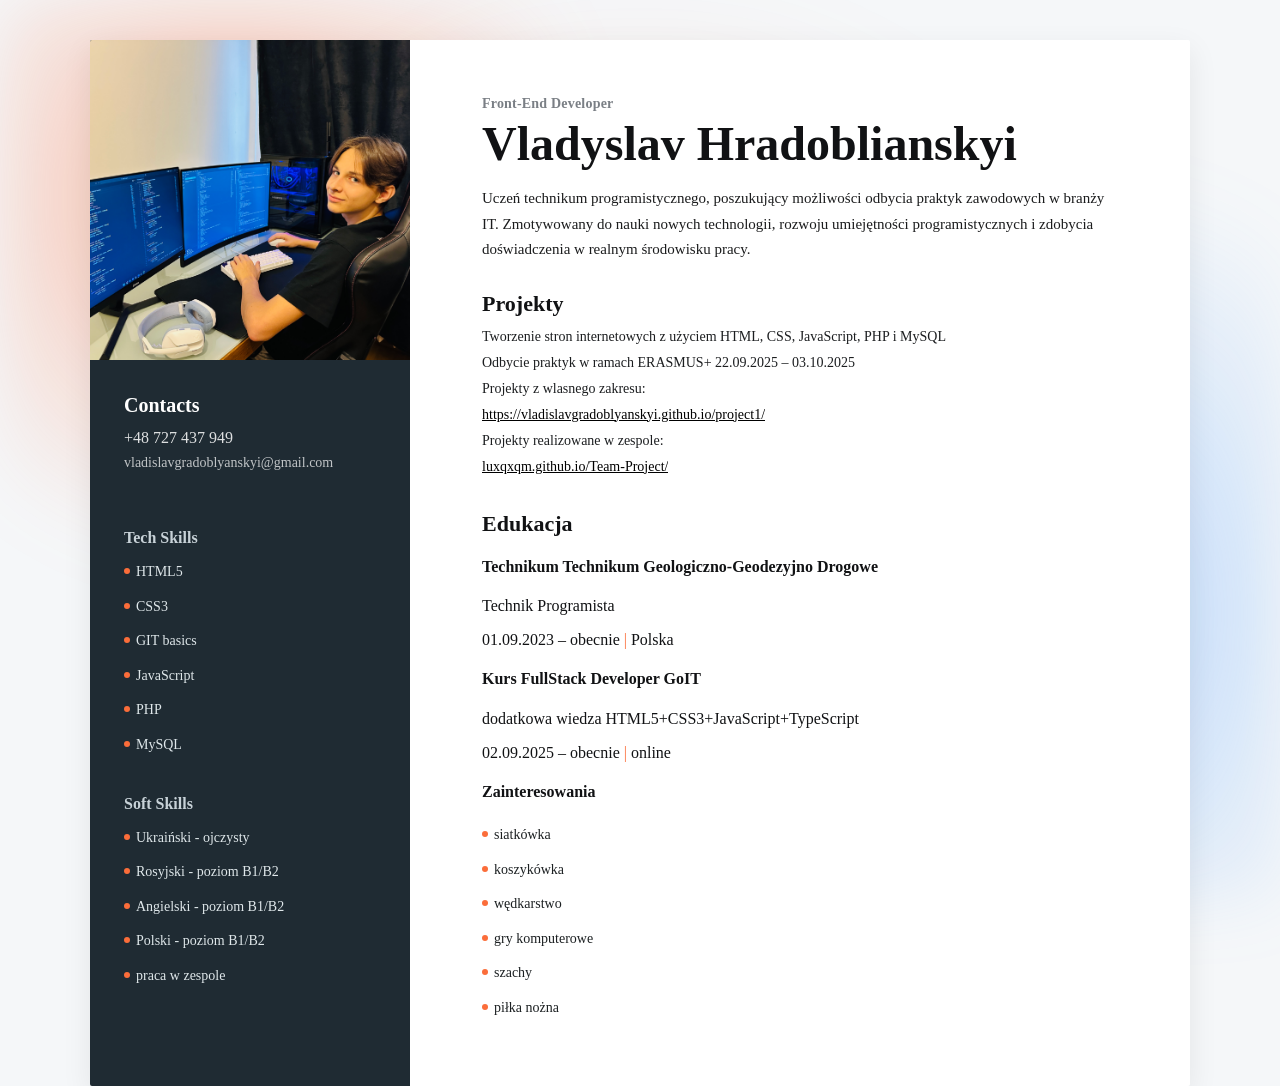
<file: index.html>
<!doctype html>
<html lang="pl">
<head>
  <meta charset="utf-8"/>
  <meta name="viewport" content="width=device-width,initial-scale=1" />
  <title>Resume</title>
  <link rel="shortcut icon" href="./img/photo1.jpg" type="image/x-icon">
  <link href="https://fonts.googleapis.com/css2?family=Montserrat:wght@300;400;600;700;800&display=swap" rel="stylesheet">
  <link rel="stylesheet" href="styles.css">
</head>
<body>
  <section class="page-wrap">
    <aside class="sidebar">
      <section class="photo-wrap">
        <img src="./img/photo1.jpg" alt="Portrait" class="photo">
      </section>

      <section class="sidebar-inner">
        <h3 class="sidebar-title">Contacts</h3>
        <section class="contacts">
          <a class="phone" href="tel:+48727437949">+48 727 437 949</a>
          <a class="email" href="mailto:vladislavgradoblyanskyi@gmail.com">vladislavgradoblyanskyi@gmail.com</a>
        </section>

        <h4 class="sidebar-section">Tech Skills</h4>
        <ul class="skill-list">
          <li>HTML5</li>
          <li>CSS3</li>
          <li>GIT basics</li>
          <li>JavaScript</li>
          <li>PHP</li>
          <li>MySQL</li>
        </ul>

        <h4 class="sidebar-section">Soft Skills</h4>
        <ul class="skill-list">
          <li>Ukraiński - ojczysty </li>
          <li>Rosyjski - poziom B1/B2</li>
          <li>Angielski - poziom B1/B2</li>
          <li>Polski - poziom B1/B2</li>
          <li>praca w zespole</li>
        </ul>
      </section>
    </aside>

    <main class="content">
      <header class="intro">
        <p class="role">Front-End Developer</p>
        <h1 class="name">Vladyslav Hradoblianskyi</h1>
        <p class="summary">
          Uczeń technikum programistycznego, poszukujący możliwości odbycia praktyk zawodowych w branży IT. Zmotywowany do nauki nowych technologii, rozwoju umiejętności programistycznych i zdobycia doświadczenia w realnym środowisku pracy.
        </p>
      </header>

      <section class="projects">
        <h2>Projekty</h2>
        <ol class="project-list">
          <li>Tworzenie stron internetowych z użyciem HTML, CSS, JavaScript, PHP i MySQL</li>
          <li>Odbycie praktyk w ramach ERASMUS+ 22.09.2025 – 03.10.2025</li>
          <li>Projekty z wlasnego zakresu:</li>
          <li><a href="https://vladislavgradoblyanskyi.github.io/project1/" target="_blank" style="opacity: 1;font-weight: 500; color: black;text-decoration: underline;">https://vladislavgradoblyanskyi.github.io/project1/</a></li>
          <li>Projekty realizowane w zespole:</li>
          <li><a href="https://luxqxqm.github.io/Team-Project/" target="_blank" style="opacity: 1;font-weight: 500; color: black;text-decoration: underline;">luxqxqm.github.io/Team-Project/ </a> </li>
          
        </ol>
      </section>
      <section class="education">
        <h2>Edukacja</h2>
        <h4 class="school">Technikum Technikum Geologiczno-Geodezyjno Drogowe</h4>
        <p class="degree">Technik Programista</p>
        <p class="meta">01.09.2023 – obecnie  <span class="sep">|</span> Polska</p>
      </section>
        <section class="education">
        <h4 class="school">Kurs FullStack Developer GoIT</h4>
        <p class="degree">dodatkowa wiedza HTML5+CSS3+JavaScript+TypeScript</p>
        <p class="meta">02.09.2025 – obecnie  <span class="sep">|</span> online</p>
      </section>
      <section class="education">
        <h4 class="school">Zainteresowania</h4>
        <ul class="zainteresowania">
          <li>siatkówka</li>
          <li>koszykówka</li>
          <li>wędkarstwo</li>
          <li>gry komputerowe</li>
          <li>szachy</li>
          <li>piłka nożna</li>
        </ul>
      </section>
    </main>
  </section>
</body>
</html>
</file>
<file: styles.css>
:root{
  --page-bg: #f5f7f9;
  --card-bg: #ffffff;
  --sidebar-bg: #1f2b33; 
  --accent: #fb6d3a; 
  --muted: #7a7f85;
  --text: #111214;
  --max-width: 1100px;
  --sidebar-w: 320px;
  --gutter: 56px;
  --font: 'Times New Roman', Times, serif;
}

*{
box-sizing:border-box
}
html,body{
height:100%
}
body{
  margin:0;
  font-family:var(--font);
  background:var(--page-bg);
  -webkit-font-smoothing:antialiased;
  -moz-osx-font-smoothing:grayscale;
  color:var(--text);
  padding:40px;
  display:flex;
  justify-content:center;
  align-items:flex-start;
}

.page-wrap{
  width:var(--max-width);
  background:var(--card-bg);
  display:grid;
  grid-template-columns: var(--sidebar-w) 1fr;
  box-shadow: 0 10px 30px rgba(15,20,25,0.08);
  border-radius:2px;
  overflow:hidden;
}

.sidebar{
  background:var(--sidebar-bg);
  color:#e6eef3;
  display:flex;
  flex-direction:column;
  min-height:760px;
}

.photo-wrap{
  height:320px;
  background:linear-gradient(180deg, rgba(0,0,0,0.04), rgba(0,0,0,0.02));
  display:flex;
  align-items:center;
  justify-content:center;
  overflow:hidden;
}
.photo{
  width:100%;
  height:100%;
  object-fit:cover;
  display:block;
}
.sidebar-inner{
  padding:34px 34px 60px 34px;
  flex:1;
  display:flex;
  flex-direction:column;
}
.sidebar-title{
  color:#ffffff;
  margin:0 0 12px 0;
  font-weight:700;
  font-size:20px;
}
.contacts{margin-bottom:22px}
.contacts a{
  display:block;
  color:rgba(255,255,255,0.85);
  text-decoration:none;
  margin-bottom:8px;
  font-weight:500;
}
.contacts a.email{opacity:0.9;font-size:14px;color:rgba(255,255,255,0.8)}

.sidebar-section{
  color:#c8d2d8;
  margin:28px 0 12px 0;
  font-size:16px;
  font-weight:700;
}
.skill-list{
  list-style:none;
  padding:0;
  margin:0;
  color:#dfe7ea;
  font-weight:500;
  line-height:1.9;
}
.skill-list li{
  position:relative;
  padding-left:12px;
  margin-bottom:8px;
  font-size:14px;
}
.skill-list li::before{
  content:"";
  position:absolute;
  left:0;
  top:9px;
  width:6px;
  height:6px;
  background:var(--accent);
  border-radius:50%;
}
.content{
  padding:56px 72px;
  min-height:760px;
}

/* Intro */
.intro .role{
  font-weight:600;
  color:var(--muted);
  margin:0 0 8px 0;
  font-size:14px;
  letter-spacing:0.2px;
}
.name{
  margin:0 0 18px 0;
  font-size:48px;
  line-height:1;
  font-weight:800;
}
.summary{
  color: #1b1c1d;
  max-width:640px;
  line-height:1.7;
  margin:0 0 28px 0;
  font-weight:500;
  font-size:15px;
}
.projects h2, .experience h2, .education h2{
  font-size:22px;
  margin:18px 0 12px 0;
  font-weight:700;
}
.project-list{
  padding-left:0px;
  margin:6px 0 36px 0;
  color: #1c1e20;
  list-style:decimal;
}
.project-list li{
  margin:10px 0;
  font-size:14px;
  display:flex;
  gap:12px;
  align-items:center;
}
.project-list a{
  color:var(--muted);
  text-decoration:none;
  max-width:700px;
  white-space:nowrap;
  overflow:hidden;
  text-overflow:ellipsis;
}
.project-list .tags{
  margin-left:auto;
  color:var(--muted);
  font-weight:700;
  font-size:13px;
}


.job{margin:20px 0 28px 0}

.job-title{
  font-size:16px;
}
.sep{
color: #fb6d3a;
}
body {
  position: relative;
  overflow-x: hidden;
}

body::before,
body::after {
  content: "";
  position: fixed;
  inset: 0;
  z-index: -1;
  pointer-events: none;
  filter: blur(28px);
}

body::before {
  background:
    radial-gradient(520px at 18% 22%, rgba(251,109,58,0.42), transparent 72%),
    radial-gradient(620px at 82% 68%, rgba(82,160,255,0.34), transparent 72%);
  animation: bgA 18s ease-in-out infinite alternate;
  filter: blur(34px);
}

body::after {
  background:
    radial-gradient(680px at 50% 55%, rgba(251,109,58,0.24), transparent 76%);
  animation: bgB 26s ease-in-out infinite alternate;
  filter: blur(32px);
}


@keyframes bgA {
  0% { transform: translate3d(-60px,-40px,0) scale(1); }
  100% { transform: translate3d(50px,50px,0) scale(1.12); }
}

@keyframes bgB {
  0% { transform: translate3d(30px,50px,0) scale(1); }
  100% { transform: translate3d(-50px,-60px,0) scale(1.18); }
}
.zainteresowania{
  list-style:none;
  padding:0;
  margin:0;
  color:#1c2022;
  font-weight:500;
  line-height:1.9;
}
.zainteresowania li {
  position:relative;
  padding-left:12px;
  margin-bottom:8px;
  font-size:14px;
}
.zainteresowania li::before{
  content:"";
  position:absolute;
  left:0;
  top:9px;
  width:6px;
  height:6px;
  background:var(--accent);
  border-radius:50%;
}
</file>
